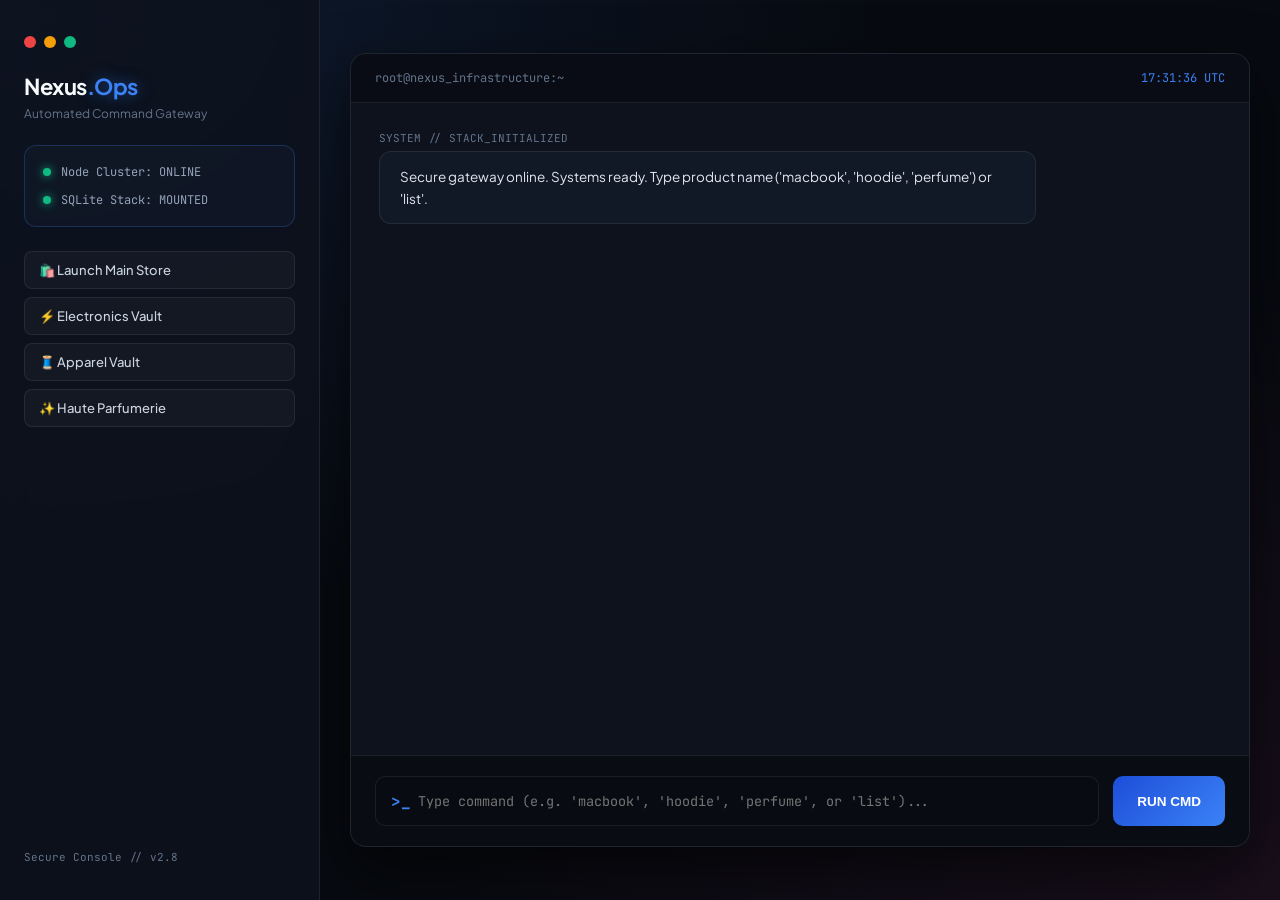
<file: NLP PROJECT/terminal.html>
<!DOCTYPE html>
<html lang="en">
<head>
    <meta charset="UTF-8">
    <meta name="viewport" content="width=device-width, initial-scale=1.0">
    <title>Nexus // ChatOps Developer Console</title>
    <link href="https://fonts.googleapis.com/css2?family=JetBrains+Mono:wght@300;400;500;600&family=Plus+Jakarta+Sans:wght@400;600;700&display=swap" rel="stylesheet">
    <style>
        :root {
            --bg-deep: #070a10;
            --bg-surface: #0d121d;
            --bg-card: rgba(18, 25, 40, 0.7);
            --border-glow: rgba(59, 130, 246, 0.25);
            --border-dim: rgba(255, 255, 255, 0.08);
            --neon-blue: #3b82f6;
            --neon-green: #10b981;
            --text-main: #f8fafc;
            --text-muted: #64748b;
        }

        body {
            font-family: 'Plus Jakarta Sans', sans-serif;
            background-color: var(--bg-deep);
            background-image: 
                radial-gradient(at 0% 0%, rgba(59, 130, 246, 0.15) 0px, transparent 50%),
                radial-gradient(at 100% 100%, rgba(236, 72, 153, 0.08) 0px, transparent 50%);
            color: var(--text-main);
            margin: 0;
            display: flex;
            height: 100vh;
            overflow: hidden;
        }

        .sidebar {
            width: 320px;
            background: rgba(13, 18, 29, 0.85);
            backdrop-filter: blur(16px);
            border-right: 1px solid var(--border-dim);
            padding: 36px 24px;
            display: flex;
            flex-direction: column;
            justify-content: space-between;
            box-sizing: border-box;
        }

        .brand-section h1 {
            font-size: 22px;
            font-weight: 700;
            margin: 0 0 6px 0;
            letter-spacing: -0.5px;
        }
        .brand-section h1 span { color: var(--neon-blue); text-shadow: 0 0 15px rgba(59, 130, 246, 0.5); }

        .system-status {
            background: var(--bg-card);
            border: 1px solid var(--border-glow);
            padding: 18px;
            border-radius: 12px;
            margin-top: 24px;
        }

        .status-indicator {
            display: flex;
            align-items: center;
            gap: 10px;
            font-size: 12px;
            font-family: 'JetBrains Mono', monospace;
            margin-bottom: 12px;
            color: #94a3b8;
        }
        .status-indicator:last-child { margin-bottom: 0; }
        
        .dot {
            width: 8px;
            height: 8px;
            border-radius: 50%;
            background: var(--neon-green);
            box-shadow: 0 0 10px var(--neon-green);
        }

        .nav-links-sidebar {
            display: flex;
            flex-direction: column;
            gap: 8px;
            margin-top: 24px;
        }

        .nav-link-btn {
            display: flex;
            align-items: center;
            gap: 10px;
            padding: 10px 14px;
            border-radius: 8px;
            background: rgba(255, 255, 255, 0.03);
            border: 1px solid var(--border-dim);
            color: #cbd5e1;
            text-decoration: none;
            font-size: 13px;
            font-weight: 500;
            transition: all 0.2s ease;
        }

        .nav-link-btn:hover {
            background: rgba(59, 130, 246, 0.15);
            border-color: var(--neon-blue);
            color: #fff;
        }

        .main-console {
            flex-grow: 1;
            display: flex;
            align-items: center;
            justify-content: center;
            padding: 30px;
        }

        .terminal-container {
            width: 100%;
            max-width: 980px;
            height: 88vh;
            background: var(--bg-surface);
            border: 1px solid var(--border-dim);
            border-radius: 16px;
            display: flex;
            flex-direction: column;
            overflow: hidden;
            box-shadow: 0 24px 60px rgba(0, 0, 0, 0.6);
        }

        .terminal-header {
            background: rgba(8, 11, 17, 0.7);
            padding: 16px 24px;
            border-bottom: 1px solid var(--border-dim);
            font-size: 12px;
            font-family: 'JetBrains Mono', monospace;
            color: var(--text-muted);
            display: flex;
            justify-content: space-between;
            align-items: center;
        }

        .mac-dots { display: flex; gap: 8px; }
        .mac-dots div { width: 12px; height: 12px; border-radius: 50%; }
        .dot-r { background: #ef4444; } .dot-y { background: #f59e0b; } .dot-g { background: #10b981; }

        .output-feed {
            flex-grow: 1;
            padding: 28px;
            overflow-y: auto;
            display: flex;
            flex-direction: column;
            gap: 18px;
        }

        .log-entry {
            display: flex;
            flex-direction: column;
            max-width: 78%;
            animation: slideUp 0.2s ease-out forwards;
        }

        @keyframes slideUp {
            from { opacity: 0; transform: translateY(8px); }
            to { opacity: 1; transform: translateY(0); }
        }

        .log-entry .meta {
            font-size: 11px;
            font-family: 'JetBrains Mono', monospace;
            color: var(--text-muted);
            margin-bottom: 6px;
        }

        .log-entry .payload {
            padding: 14px 20px;
            border-radius: 12px;
            font-size: 13.5px;
            line-height: 1.6;
            white-space: pre-wrap;
        }

        .client-entry { align-self: flex-end; }
        .client-entry .payload { 
            background: linear-gradient(135deg, #2563eb, #3b82f6); 
            color: #fff; 
        }
        .client-entry .meta { text-align: right; }

        .engine-entry { align-self: flex-start; }
        .engine-entry .payload { 
            background: rgba(30, 41, 59, 0.35); 
            border: 1px solid var(--border-dim); 
            color: #e2e8f0; 
        }

        .terminal-input-bar {
            padding: 20px 24px;
            background: rgba(8, 11, 17, 0.8);
            border-top: 1px solid var(--border-dim);
            display: flex;
            gap: 14px;
        }

        .input-wrapper {
            position: relative;
            flex-grow: 1;
            display: flex;
            align-items: center;
        }

        .input-wrapper span {
            position: absolute;
            left: 16px;
            font-family: 'JetBrains Mono', monospace;
            color: var(--neon-blue);
            font-weight: bold;
        }

        .terminal-input-bar input {
            width: 100%;
            background: #080b11;
            border: 1px solid var(--border-dim);
            padding: 15px 16px 15px 42px;
            border-radius: 10px;
            color: var(--text-main);
            font-family: 'JetBrains Mono', monospace;
            font-size: 13.5px;
            outline: none;
            box-sizing: border-box;
            transition: border-color 0.2s ease;
        }

        .terminal-input-bar input:focus { border-color: var(--neon-blue); }

        .terminal-input-bar button {
            background: linear-gradient(135deg, #1d4ed8, #3b82f6);
            color: white;
            border: none;
            padding: 0 24px;
            border-radius: 10px;
            font-weight: 600;
            font-size: 13.5px;
            cursor: pointer;
            transition: transform 0.2s ease;
        }
        .terminal-input-bar button:hover { transform: translateY(-1px); }
    </style>
</head>
<body>

    <div class="sidebar">
        <div class="brand-section">
            <div class="mac-dots" style="margin-bottom: 24px;">
                <div class="dot-r"></div><div class="dot-y"></div><div class="dot-g"></div>
            </div>
            <h1>Nexus<span>.Ops</span></h1>
            <p style="font-size: 12px; color: var(--text-muted); margin: 0;">Automated Command Gateway</p>
            
            <div class="system-status">
                <div class="status-indicator">
                    <div class="dot" id="srvDot"></div> Node Cluster: ONLINE
                </div>
                <div class="status-indicator">
                    <div class="dot" id="dbDot"></div> SQLite Stack: MOUNTED
                </div>
            </div>

            <div class="nav-links-sidebar">
                <a href="index.html" class="nav-link-btn">🛍️ Launch Main Store</a>
                <a href="flipkart.html" class="nav-link-btn">⚡ Electronics Vault</a>
                <a href="fashion.html" class="nav-link-btn">🧵 Apparel Vault</a>
                <a href="perfumes.html" class="nav-link-btn">✨ Haute Parfumerie</a>
            </div>
        </div>
        <div style="font-size: 11px; font-family: 'JetBrains Mono', monospace; color: var(--text-muted);">Secure Console // v2.8</div>
    </div>

    <div class="main-console">
        <div class="terminal-container">
            <div class="terminal-header">
                <div>root@nexus_infrastructure:~</div>
                <div id="timestamp" style="color: var(--neon-blue);">00:00:00 UTC</div>
            </div>
            
            <div class="output-feed" id="outputFeed">
                <div class="log-entry engine-entry">
                    <div class="meta">SYSTEM // STACK_INITIALIZED</div>
                    <div class="payload">Secure gateway online. Systems ready. Type product name ('macbook', 'hoodie', 'perfume') or 'list'.</div>
                </div>
            </div>

            <div class="terminal-input-bar">
                <div class="input-wrapper">
                    <span>&gt;_</span>
                    <input type="text" id="cmdInput" placeholder="Type command (e.g. 'macbook', 'hoodie', 'perfume', or 'list')..." autocomplete="off" onkeydown="if(event.key==='Enter') executeCommand()">
                </div>
                <button onclick="executeCommand()">RUN CMD</button>
            </div>
        </div>
    </div>

    <script>
        // Synchronize interface clock
        setInterval(() => {
            document.getElementById('timestamp').innerText = new Date().toISOString().slice(11, 19) + " UTC";
        }, 1000);

        async function executeCommand() {
            const inputField = document.getElementById('cmdInput');
            const userText = inputField.value.trim();
            if (!userText) return;

            // 1. Post request string to log channel view
            appendLog(userText, 'client-entry', 'USER // REQUEST');
            inputField.value = '';

            try {
                // Dispatch execution telemetry to Python backend matrix router
                const response = await fetch('http://127.0.0.1:5000/api/v1/chatops', {
                    method: 'POST',
                    headers: { 'Content-Type': 'application/json' },
                    body: JSON.stringify({ message: userText })
                });

                if (!response.ok) throw new Error("Server rejected framework request.");
                const data = await response.json();

                appendLog(data.message, 'engine-entry', `GATEWAY // RESP [${data.status.toUpperCase()}]`);

                // Evaluate route transition matrices
                if (data.metadata && data.metadata.action === "REDIRECT") {
                    setTimeout(() => {
                        window.location.href = data.metadata.target;
                    }, data.metadata.delay_ms);
                }

            } catch (error) {
                // Client-side fallback if backend isn't up
                appendLog(`Backend offline. Running in local fallback mode.\nTry running 'python app.py' in terminal to enable live gateway.`, 'engine-entry', 'GATEWAY // LOCAL_EMULATOR');
                
                const q = userText.toLowerCase();
                if (q.includes('macbook') || q.includes('iphone') || q.includes('sony') || q.includes('headphone')) {
                    appendLog("Routing to Electronics Cluster...", 'engine-entry', 'REDIRECT // CLUSTER_TECH');
                    setTimeout(() => window.location.href = `flipkart.html?filter=${q}`, 700);
                } else if (q.includes('hoodie') || q.includes('sneaker') || q.includes('blazer') || q.includes('jacket')) {
                    appendLog("Routing to Apparel Cluster...", 'engine-entry', 'REDIRECT // CLUSTER_APPAREL');
                    setTimeout(() => window.location.href = `fashion.html?filter=${q}`, 700);
                } else if (q.includes('perfume') || q.includes('oud') || q.includes('fragrance')) {
                    appendLog("Routing to Haute Parfumerie Vault...", 'engine-entry', 'REDIRECT // CLUSTER_PARFUM');
                    setTimeout(() => window.location.href = `perfumes.html`, 700);
                }
            }
        }

        function appendLog(text, directionClass, trackingTag) {
            const feed = document.getElementById('outputFeed');
            const container = document.createElement('div');
            container.className = `log-entry ${directionClass}`;
            container.innerHTML = `<div class="meta">${trackingTag}</div><div class="payload">${text}</div>`;
            feed.appendChild(container);
            feed.scrollTop = feed.scrollHeight;
        }
    </script>
</body>
</html>
</file>
